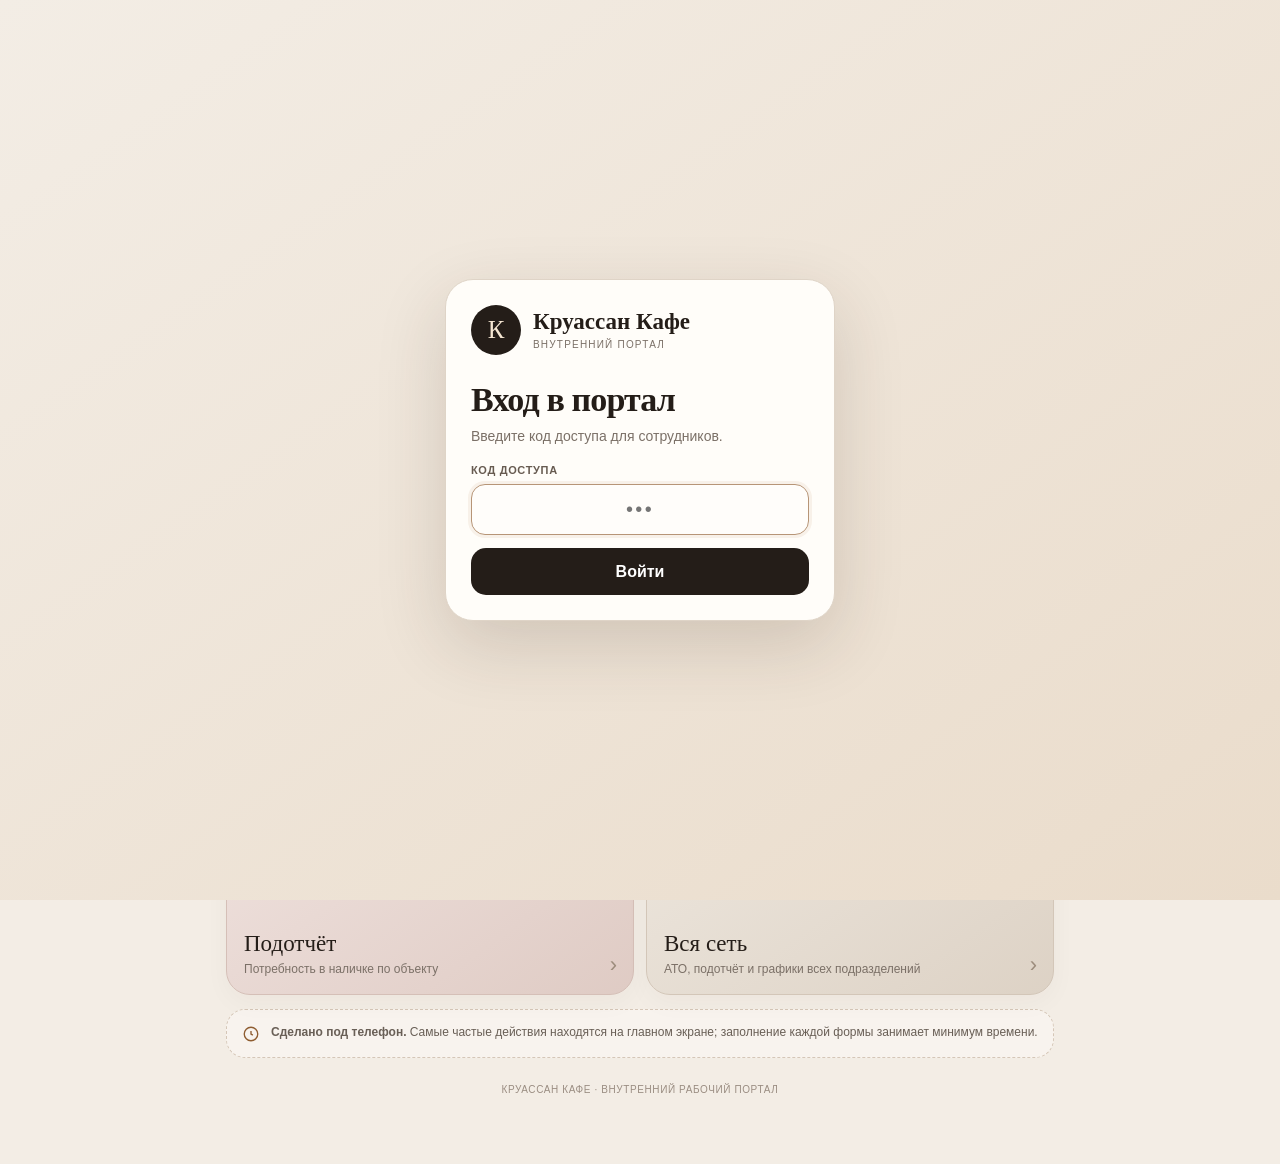
<file: index.html>
<!doctype html>
<html lang="ru">
<head>
<meta charset="utf-8">
<meta name="viewport" content="width=device-width,initial-scale=1,viewport-fit=cover">
<meta name="theme-color" content="#f2ece3">
<meta name="description" content="Внутренний рабочий портал менеджеров Круассан Кафе">
<meta name="robots" content="noindex,nofollow">
<link rel="preconnect" href="https://script.google.com" crossorigin>
<link rel="dns-prefetch" href="//script.google.com">
<title>Круассан Кафе — портал менеджера</title>
<style>
:root{
  --bg:#f3ede5;
  --paper:#fffdf9;
  --paper-2:#f9f4ed;
  --ink:#241d18;
  --muted:#7b7067;
  --line:#dfd4c7;
  --accent:#b47a43;
  --accent-deep:#8e5c30;
  --sage:#7d8877;
  --shadow:0 14px 40px rgba(54,40,27,.07);
  --radius:24px;
}
*{box-sizing:border-box}
html{-webkit-text-size-adjust:100%;scroll-behavior:smooth}
body{margin:0;background:var(--bg);color:var(--ink);font-family:-apple-system,BlinkMacSystemFont,"Segoe UI",Inter,Arial,sans-serif}
button,input,select,textarea{font:inherit}
button{cursor:pointer;color:inherit}
svg{display:block}
.topbar{position:sticky;top:0;z-index:50;padding-top:env(safe-area-inset-top);background:rgba(243,237,229,.91);backdrop-filter:blur(18px);border-bottom:1px solid rgba(68,50,34,.08)}
.topbar-inner{max-width:860px;margin:auto;padding:13px 18px;display:flex;align-items:center;justify-content:space-between;gap:14px}
.brand{display:flex;align-items:center;gap:11px;min-width:0}
.logo-mark{width:43px;height:43px;border-radius:50%;background:var(--ink);display:grid;place-items:center;color:#f5e6d2;flex:none}
.logo-mark svg{width:26px;height:26px}
.brand-copy{min-width:0}
.brand-name{font-family:Georgia,"Times New Roman",serif;font-size:18px;line-height:1;font-weight:700;letter-spacing:.02em}
.brand-sub{font-size:10px;color:var(--muted);margin-top:5px;letter-spacing:.13em;text-transform:uppercase;white-space:nowrap}
.header-action{border:1px solid var(--line);background:rgba(255,253,249,.72);border-radius:999px;padding:9px 12px;font-size:12px;font-weight:700}
.shell{max-width:860px;margin:auto;padding:27px 16px 64px}
.view{display:none;animation:enter .22s ease}.view.active{display:block}@keyframes enter{from{opacity:.2;transform:translateY(5px)}to{opacity:1;transform:none}}
.hero{position:relative;overflow:hidden;background:linear-gradient(135deg,#fffaf3 0%,#efe0cf 100%);border:1px solid #e4d6c5;border-radius:30px;padding:28px 25px 26px;box-shadow:var(--shadow);min-height:214px}
.hero:after{content:"";position:absolute;width:190px;height:190px;border:34px solid rgba(180,122,67,.10);border-radius:50%;right:-85px;top:-67px}
.hero-kicker{display:flex;align-items:center;gap:8px;color:var(--accent-deep);font-size:12px;font-weight:800;text-transform:uppercase;letter-spacing:.1em}
.hero-kicker:before{content:"";width:25px;height:1px;background:currentColor}
h1,h2,h3,p{margin-top:0}h1,h2{font-family:Georgia,"Times New Roman",serif;letter-spacing:-.025em}
h1{font-size:clamp(38px,9vw,58px);line-height:.98;margin:18px 0 12px;max-width:580px;font-weight:500}
.hero p{max-width:560px;color:#695e55;line-height:1.55;margin:0;font-size:15px}
.hero-bottom{display:flex;gap:8px;flex-wrap:wrap;margin-top:21px}
.status-pill{display:inline-flex;align-items:center;gap:7px;border:1px solid rgba(75,57,42,.11);background:rgba(255,255,255,.55);padding:8px 11px;border-radius:999px;font-size:11px;font-weight:750;color:#5f554d}
.status-dot{width:7px;height:7px;border-radius:50%;background:#bfa987}.status-dot.ready{background:#75866f}
.section-label{display:flex;justify-content:space-between;align-items:end;gap:15px;margin:26px 4px 13px}.section-label h3{font-size:12px;text-transform:uppercase;letter-spacing:.11em;margin:0;color:#685d54}.section-label span{font-size:11px;color:var(--muted)}
.grid{display:grid;grid-template-columns:repeat(2,minmax(0,1fr));gap:12px}
.tile{position:relative;overflow:hidden;border:1px solid var(--line);background:var(--paper);border-radius:24px;min-height:170px;padding:17px;text-align:left;display:flex;flex-direction:column;box-shadow:0 8px 26px rgba(54,40,27,.035);transition:transform .14s ease,box-shadow .14s ease,border-color .14s ease}
.tile:hover{transform:translateY(-2px);box-shadow:var(--shadow);border-color:#d2c2b1}.tile:active{transform:scale(.985)}
.tile.featured{background:#27211d;color:#fff;border-color:#27211d}.tile.featured .tile-desc{color:#bfb5ad}.tile.featured .tile-icon{background:#3a302a;color:#f1d7b9}.tile.featured .tile-arrow{color:#d8c6b5}
.tile.soft-gold{background:#efe0cd}.tile.soft-sage{background:#e4e7df}.tile.soft-pink{background:#eee3df}
.tile-icon{width:43px;height:43px;border-radius:14px;background:#f1e9df;display:grid;place-items:center;color:#6b513b}.tile-icon svg{width:22px;height:22px}
.tile-title{font-family:Georgia,"Times New Roman",serif;font-size:23px;line-height:1.02;margin-top:auto;padding-top:24px}
.tile-desc{font-size:12px;color:var(--muted);margin-top:6px;line-height:1.35;padding-right:23px}
.tile-arrow{position:absolute;right:16px;bottom:16px;font-size:22px;color:#9c8c7c}
.tile-badge{position:absolute;right:13px;top:13px;background:rgba(255,255,255,.54);border:1px solid rgba(72,54,39,.10);border-radius:999px;padding:5px 8px;font-size:9px;font-weight:850;letter-spacing:.05em;text-transform:uppercase}
.quick-note{margin-top:14px;border:1px dashed #d5c6b7;background:rgba(255,253,249,.42);border-radius:19px;padding:14px 15px;display:flex;align-items:flex-start;gap:11px;color:#695f56;font-size:12px;line-height:1.45}.quick-note svg{width:18px;height:18px;flex:none;margin-top:1px;color:var(--accent-deep)}
.page-head{padding:6px 4px 20px}.back-row{display:flex;align-items:center;gap:8px;margin-bottom:21px}.back-link{border:0;background:transparent;padding:0;color:var(--accent-deep);font-size:12px;font-weight:800;display:flex;align-items:center;gap:6px}.back-link svg{width:16px;height:16px}.page-eyebrow{font-size:11px;text-transform:uppercase;letter-spacing:.12em;font-weight:850;color:var(--accent-deep);margin-bottom:8px}.page-head h2{font-size:38px;line-height:1.02;margin:0}.page-head p{color:var(--muted);line-height:1.5;margin:10px 0 0;max-width:640px;font-size:14px}
.card{background:var(--paper);border:1px solid var(--line);border-radius:var(--radius);padding:19px;box-shadow:0 8px 27px rgba(54,40,27,.035)}
.form-card{display:grid;gap:14px}.field-row{display:grid;grid-template-columns:1fr 1fr;gap:11px}.field-row.three{grid-template-columns:repeat(3,1fr)}
label{display:grid;gap:7px;font-size:11px;text-transform:uppercase;letter-spacing:.055em;font-weight:800;color:#675b51}
input,select,textarea{width:100%;border:1px solid #d9cdbf;background:#fffdfa;border-radius:14px;padding:13px 14px;color:var(--ink);outline:0;text-transform:none;letter-spacing:0;font-weight:500;min-height:47px}
textarea{resize:vertical;line-height:1.45}input:focus,select:focus,textarea:focus{border-color:#b79577;box-shadow:0 0 0 3px rgba(180,122,67,.09)}
.primary,.secondary,.ghost{border-radius:15px;padding:13px 15px;font-weight:850;border:1px solid transparent;min-height:47px}.primary{background:var(--ink);color:#fff}.primary:active{background:#000}.secondary{background:#eee4d8;border-color:#dfd1c1}.ghost{background:transparent;border-color:var(--line)}
.form-help{font-size:11px;color:var(--muted);margin-top:-4px;line-height:1.4}.percent-wrap{position:relative}.percent-wrap input{padding-right:40px}.percent-wrap span{position:absolute;right:14px;bottom:14px;font-size:14px;color:#8a7b6e;font-weight:750}
.ato-grid{display:grid;grid-template-columns:1fr 1fr;gap:11px}
.schedule-toolbar{display:grid;grid-template-columns:1fr 1fr;gap:11px;margin-bottom:13px}.schedule-list{display:grid;gap:8px}.schedule-day{display:grid;grid-template-columns:74px 1fr;gap:10px;align-items:center;padding:10px 0;border-bottom:1px solid #eee6dc}.schedule-day:last-child{border-bottom:0}.day-meta b{display:block;font-family:Georgia,serif;font-size:18px}.day-meta small{font-size:10px;color:var(--muted);text-transform:uppercase;letter-spacing:.06em}.day-entry{display:grid;grid-template-columns:1fr auto;gap:7px}.day-entry input{min-height:42px;padding:10px 12px}.quick-shifts{display:flex;gap:5px;flex-wrap:wrap;margin-top:10px}.chip{border:1px solid #dfd1c2;background:#faf5ef;border-radius:999px;padding:7px 9px;font-size:10px;font-weight:800}.chip:active{background:#eadac9}
.forms-list{display:grid;gap:9px}.doc-card{width:100%;border:1px solid var(--line);background:var(--paper);border-radius:18px;padding:14px;display:grid;grid-template-columns:auto 1fr auto;align-items:center;gap:12px;text-align:left}.doc-icon{width:43px;height:43px;border-radius:13px;background:#efe4d8;display:grid;place-items:center;color:#7d5839;font-family:Georgia,serif;font-weight:700}.doc-card b{display:block;font-size:14px}.doc-card small{display:block;color:var(--muted);margin-top:4px;font-size:11px}.admin-card{margin-top:14px}.admin-card h3{font-family:Georgia,serif;margin:0 0 6px;font-size:20px}.admin-card p{color:var(--muted);font-size:12px;line-height:1.5}.actions-row{display:flex;gap:8px;flex-wrap:wrap}.danger-link{border:0;background:transparent;color:#984b44;font-weight:800;padding:10px}.toast{position:fixed;left:50%;bottom:calc(24px + env(safe-area-inset-bottom));transform:translate(-50%,20px);background:#211b17;color:#fff;border-radius:18px;padding:11px 16px;font-weight:800;font-size:12px;line-height:1.3;max-width:calc(100% - 32px);white-space:normal;text-align:left;opacity:0;pointer-events:none;transition:.2s;z-index:80;box-shadow:0 15px 40px rgba(0,0,0,.2)}.toast.show{opacity:1;transform:translate(-50%,0)}
dialog{width:min(720px,calc(100% - 18px));max-height:92vh;border:0;border-radius:24px;padding:0;box-shadow:0 24px 80px rgba(0,0,0,.26)}dialog::backdrop{background:rgba(30,23,18,.5);backdrop-filter:blur(4px)}.dialog-shell{padding:16px;overflow:auto;max-height:92vh;background:var(--bg)}.dialog-top{display:flex;justify-content:space-between;align-items:center;gap:10px;margin-bottom:13px}.template-form{display:grid;gap:11px;background:var(--paper);border:1px solid var(--line);border-radius:18px;padding:14px}.paper{margin:13px 0;padding:26px;min-height:300px;background:#fff;border:1px solid var(--line);border-radius:13px;font-family:"Times New Roman",serif;font-size:16px;line-height:1.55;white-space:pre-wrap}.dialog-actions{display:flex;justify-content:flex-end;gap:8px}
.footer{padding:26px 4px 5px;text-align:center;color:#9a8d82;font-size:10px;letter-spacing:.06em;text-transform:uppercase}
@media(max-width:600px){.shell{padding:19px 12px 52px}.topbar-inner{padding-left:14px;padding-right:14px}.hero{padding:23px 20px;border-radius:25px;min-height:200px}.grid{gap:9px}.tile{min-height:158px;padding:14px;border-radius:21px}.tile-title{font-size:21px}.tile-desc{font-size:11px}.field-row,.field-row.three,.ato-grid,.schedule-toolbar{grid-template-columns:1fr}.card{padding:16px}.page-head h2{font-size:34px}.schedule-day{grid-template-columns:66px 1fr}.brand-sub{font-size:9px}.header-action{font-size:11px;padding:8px 10px}}
@media(max-width:360px){.grid{grid-template-columns:1fr}.tile{min-height:132px}.tile-title{padding-top:15px}}

/* DOCUMENT_TEMPLATES_V2 */
.template-note{margin:0 0 12px;padding:12px 14px;border-radius:15px;background:#efe5d9;border:1px solid #dfd0c0;font-size:11px;line-height:1.45;color:#685d54}
.template-fields{display:grid;grid-template-columns:1fr 1fr;gap:11px}
.template-fields label.wide{grid-column:1/-1}
.template-fields textarea{min-height:92px}
.doc-top{display:flex;align-items:flex-start;justify-content:space-between;gap:20px;margin-bottom:44px}.doc-logo-wrap{width:36%;padding-top:2px}.doc-logo-only{margin-bottom:24px}.doc-brand{display:inline-block;min-width:170px}.doc-brand-icons{display:flex;gap:7px;margin-bottom:7px}.doc-brand-dot{width:28px;height:28px;border-radius:50%;display:inline-flex;align-items:center;justify-content:center;color:#fff;font-family:Arial,sans-serif;font-size:16px;line-height:1;font-weight:700}.doc-brand-dot.orange{background:#ef6c00}.doc-brand-dot.brown{background:#7a4319}.doc-brand-dot.dark{background:#282625}.doc-brand-name{white-space:nowrap;line-height:1}.doc-brand-name b{font-family:Arial,sans-serif;font-size:20px;letter-spacing:.16em;font-weight:400}.doc-brand-name em{font-family:Georgia,"Times New Roman",serif;font-size:24px;font-weight:400;margin-left:5px}.doc-head{margin-left:auto;width:58%;text-align:right;line-height:1.45;margin-bottom:0}
.doc-title{text-align:center;font-weight:700;text-transform:uppercase;margin:26px 0 24px;font-size:18px}
.doc-subtitle{text-align:center;font-weight:700;margin:-17px 0 24px;font-size:17px}
.doc-body{font-size:16px;line-height:1.55;text-align:justify}
.doc-sign{margin-top:38px;display:flex;justify-content:space-between;gap:20px;font-size:14px}
.doc-sign span:last-child{text-align:right}
.doc-section{margin:17px 0 7px;font-weight:700;font-size:16px}
.doc-table{width:100%;border-collapse:collapse;margin:8px 0 16px;font-size:12px}.doc-table th,.doc-table td{border:1px solid #333;padding:6px;vertical-align:top}.doc-table th{font-weight:700}
.doc-lines{border-bottom:1px solid #555;min-height:22px;margin:4px 0}
.template-toolbar{display:flex;gap:8px;flex-wrap:wrap;justify-content:flex-end}.template-toolbar button{flex:1;min-width:125px}
@media(max-width:600px){.template-fields{grid-template-columns:1fr}.template-fields label.wide{grid-column:auto}.doc-head{width:62%}.doc-logo-wrap{width:34%}.doc-brand{min-width:140px}.doc-brand-dot{width:23px;height:23px;font-size:13px}.doc-brand-name b{font-size:16px}.doc-brand-name em{font-size:19px}.paper{padding:18px;font-size:14px}.doc-body{font-size:14px}.template-toolbar button{min-width:calc(50% - 4px)}}

@media print{body *{visibility:hidden!important}#templatePreview,#templatePreview *{visibility:visible!important}#templatePreview{position:absolute;left:0;top:0;width:100%;border:0;margin:0;padding:20mm}}

.primary[disabled],.secondary[disabled]{opacity:.55;cursor:wait}
.field-loading{opacity:.58;pointer-events:none}

/* LEADER_DASHBOARD */
.leader-summary{display:grid;grid-template-columns:repeat(4,minmax(0,1fr));gap:10px;margin:13px 0}
.kpi-card{background:var(--paper);border:1px solid var(--line);border-radius:19px;padding:15px;min-height:104px;display:flex;flex-direction:column;justify-content:space-between}
.kpi-label{font-size:10px;text-transform:uppercase;letter-spacing:.08em;color:var(--muted);font-weight:800}
.kpi-value{font-family:Georgia,"Times New Roman",serif;font-size:27px;line-height:1;margin-top:10px}.kpi-note{font-size:10px;color:var(--muted);margin-top:7px}
.leader-toolbar{display:flex;align-items:end;gap:10px;margin-bottom:12px}.leader-toolbar label{flex:1}.leader-toolbar button{flex:none}
.leader-list{display:grid;gap:9px}.unit-card{background:var(--paper);border:1px solid var(--line);border-radius:19px;padding:15px}.unit-top{display:flex;justify-content:space-between;gap:12px;align-items:flex-start}.unit-name{font-family:Georgia,"Times New Roman",serif;font-size:19px;font-weight:700}.unit-manager{font-size:11px;color:var(--muted);margin-top:4px}.unit-state{font-size:9px;font-weight:900;text-transform:uppercase;letter-spacing:.05em;border-radius:999px;padding:6px 8px;background:#eee5da;white-space:nowrap}.unit-state.ok{background:#e3eadf;color:#4d6748}.unit-state.warn{background:#f4e6cf;color:#8a602e}
.unit-statuses{display:grid;grid-template-columns:repeat(3,1fr);gap:7px;margin-top:12px}.status-cell{border:1px solid #eee4d8;border-radius:13px;padding:10px;background:#fffdfa}.status-cell small{display:block;color:var(--muted);font-size:9px;text-transform:uppercase;letter-spacing:.06em}.status-cell b{display:block;font-size:12px;margin-top:5px}.status-cell .good{color:#55714e}.status-cell .bad{color:#9b5a47}
.leader-alerts{display:grid;gap:7px}.leader-alert{border:1px solid #ead8c3;background:#fff8ee;border-radius:14px;padding:11px 13px;font-size:12px;line-height:1.4}.leader-alert.good{border-color:#d9e4d3;background:#f5faf2;color:#4e6848}.leader-loading{text-align:center;color:var(--muted);font-size:12px;padding:13px}
@media(max-width:600px){.leader-summary{grid-template-columns:1fr 1fr}.leader-toolbar{align-items:stretch;flex-direction:column}.leader-toolbar button{width:100%}.unit-statuses{grid-template-columns:1fr 1fr}.status-cell:last-child{grid-column:1/-1}}


body.site-locked{overflow:hidden}
.access-gate{position:fixed;inset:0;z-index:9999;display:grid;place-items:center;padding:22px;background:linear-gradient(145deg,#f3ede5,#eadccb);font-family:-apple-system,BlinkMacSystemFont,"Segoe UI",Inter,Arial,sans-serif}
.access-gate.hidden{display:none}
.access-card{width:min(390px,100%);background:#fffdf9;border:1px solid #dfd4c7;border-radius:28px;padding:25px;box-shadow:0 24px 70px rgba(54,40,27,.16)}
.access-brand{display:flex;align-items:center;gap:12px;margin-bottom:28px}
.access-logo{width:50px;height:50px;border-radius:50%;background:#241d18;color:#f5e6d2;display:grid;place-items:center;font-family:Georgia,serif;font-size:25px}
.access-brand b{display:block;font-family:Georgia,"Times New Roman",serif;font-size:23px}.access-brand small{display:block;margin-top:4px;color:#7b7067;font-size:10px;letter-spacing:.12em;text-transform:uppercase}
.access-card h2{font-family:Georgia,"Times New Roman",serif;font-size:34px;line-height:1;margin:0 0 9px}.access-card p{margin:0 0 18px;color:#7b7067;font-size:14px;line-height:1.45}
.access-card label{display:grid;gap:8px;font-size:11px;text-transform:uppercase;letter-spacing:.06em;font-weight:800;color:#675b51}.access-card input{font-size:20px;letter-spacing:.12em;text-align:center}.access-card button{width:100%;margin-top:13px}.access-error{margin-top:11px;color:#984b44;font-size:12px;font-weight:750;text-align:center}

/* HOME_TILES_V3 */
.tile.tile-forms{background:linear-gradient(145deg,#f4e5d6 0%,#ead2bc 100%);border-color:#dfc3aa}
.tile.tile-training{background:linear-gradient(145deg,#e8e1d8 0%,#d9c9b9 100%);border-color:#cfbba8}
.tile.tile-schedule{background:linear-gradient(145deg,#2d2925 0%,#40372f 100%);color:#fff;border-color:#332d28}
.tile.tile-schedule .tile-desc{color:#d7cdc5}.tile.tile-schedule .tile-icon{background:rgba(255,255,255,.11);color:#f5dfc8}.tile.tile-schedule .tile-arrow{color:#ead7c5}
.tile.tile-ato{background:linear-gradient(145deg,#e2e8df 0%,#ccd8c8 100%);border-color:#c2d0bd}
.tile.tile-expenses{background:linear-gradient(145deg,#eee0dc 0%,#dfcbc4 100%);border-color:#d5bfb7}
.tile.tile-leader{background:linear-gradient(145deg,#ece5dc 0%,#ddd2c5 100%);border-color:#d3c6b8}
.tile.tile-forms .tile-icon{background:#fff3e8;color:#8b5d37}.tile.tile-training .tile-icon{background:#f7eee6;color:#71543e}.tile.tile-ato .tile-icon{background:#f2f6ef;color:#52634e}.tile.tile-expenses .tile-icon{background:#f8eeeb;color:#76564d}.tile.tile-leader .tile-icon{background:#f7f1ea;color:#655445}

</style>
</head>
<body class="site-locked">
<div id="accessGate" class="access-gate" role="dialog" aria-modal="true" aria-labelledby="accessTitle">
  <form id="accessForm" class="access-card" autocomplete="off">
    <div class="access-brand"><div class="access-logo">К</div><div><b>Круассан Кафе</b><small>внутренний портал</small></div></div>
    <h2 id="accessTitle">Вход в портал</h2>
    <p>Введите код доступа для сотрудников.</p>
    <label>Код доступа<input id="accessCode" type="password" inputmode="numeric" pattern="[0-9]*" maxlength="12" autocomplete="off" placeholder="•••" required autofocus></label>
    <button class="primary" type="submit">Войти</button>
    <div id="accessError" class="access-error" hidden>Неверный код</div>
  </form>
</div>

<header class="topbar">
  <div class="topbar-inner">
    <div class="brand">
      <div class="logo-mark" aria-hidden="true">
        <svg viewBox="0 0 24 24" fill="none" stroke="currentColor" stroke-width="1.7" stroke-linecap="round"><path d="M4.2 14.9c2.6-5.3 4.9-7.2 7.8-7.2s5.2 1.9 7.8 7.2"/><path d="M6.3 15.2c1.7-3.9 3.5-5.4 5.7-5.4s4 1.5 5.7 5.4"/><path d="M3 15.1c1.3 1.4 2.7 1.8 4.2 1.1M21 15.1c-1.3 1.4-2.7 1.8-4.2 1.1M8.8 16.2c2.1 1.3 4.3 1.3 6.4 0"/></svg>
      </div>
      <div class="brand-copy"><div class="brand-name">Круассан Кафе</div><div class="brand-sub">Внутренний портал менеджера</div></div>
    </div>
    <button class="header-action" id="homeBtn" hidden>На главную</button>
  </div>
</header>
<main class="shell">
<section id="homeView" class="view active">
  <div class="hero">
    <div class="hero-kicker">Рабочий портал</div>
    <h1>Всё нужное — в одном месте</h1>
    <p>Быстро заполнить показатели, внести график, подотчёт или открыть нужный бланк. Без лишних экранов и сложной навигации.</p>
    <div class="hero-bottom"><span class="status-pill"><i class="status-dot ready"></i>Сайт работает</span><span class="status-pill"><i class="status-dot ready"></i>Google Sheets — подключены</span></div>
  </div>
  <div class="section-label"><h3>Рабочие разделы</h3><span>Выберите задачу</span></div>
  <div class="grid">
    <button class="tile tile-forms" data-open="forms"><span class="tile-icon"><svg viewBox="0 0 24 24" fill="none" stroke="currentColor" stroke-width="1.7"><path d="M7 3.5h7l4 4v13H7a2 2 0 0 1-2-2v-13a2 2 0 0 1 2-2Z"/><path d="M14 3.5v5h4M8.5 12h6.5M8.5 15h6.5"/></svg></span><span class="tile-title">Бланки</span><span class="tile-desc">Заявления и рабочие документы</span><span class="tile-arrow">›</span></button>
    <button class="tile tile-training" type="button" onclick="location.href='training.html'"><span class="tile-icon"><svg viewBox="0 0 24 24" aria-hidden="true"><path d="M4 5.5A2.5 2.5 0 0 1 6.5 3H11v16H6.5A2.5 2.5 0 0 0 4 21V5.5Zm16 0A2.5 2.5 0 0 0 17.5 3H13v16h4.5A2.5 2.5 0 0 1 20 21V5.5Z" fill="none" stroke="currentColor" stroke-width="1.7" stroke-linejoin="round"/></svg></span><span class="tile-badge">Для менеджеров</span><span class="tile-title">База обучения</span><span class="tile-desc">Методички: открыть, скачать PDF или поделиться</span><span class="tile-arrow">›</span></button>
    <button class="tile tile-schedule" data-open="schedule"><span class="tile-icon"><svg viewBox="0 0 24 24" fill="none" stroke="currentColor" stroke-width="1.7"><rect x="3.5" y="5.2" width="17" height="15" rx="3"/><path d="M7.5 3.5v3.4M16.5 3.5v3.4M3.7 9.3h16.6M7 13h3M14 13h3M7 16.5h3"/></svg></span><span class="tile-badge">Основное</span><span class="tile-title">График</span><span class="tile-desc">Смены менеджеров и шефов</span><span class="tile-arrow">›</span></button>
    <button class="tile tile-ato" data-open="ato"><span class="tile-icon"><svg viewBox="0 0 24 24" fill="none" stroke="currentColor" stroke-width="1.7"><path d="M4 19.5V12h4v7.5M10 19.5V7h4v12.5M16 19.5V3.5h4v16"/><path d="M3 20.5h18"/></svg></span><span class="tile-title">АТО</span><span class="tile-desc">Общий АТО за полный месяц по объекту и подразделениям</span><span class="tile-arrow">›</span></button>
    <button class="tile tile-expenses" data-open="expenses"><span class="tile-icon"><svg viewBox="0 0 24 24" fill="none" stroke="currentColor" stroke-width="1.7"><rect x="3.5" y="5" width="17" height="14" rx="3"/><path d="M16.2 10h4.3v4h-4.3a2 2 0 0 1 0-4Z"/><circle cx="16.5" cy="12" r=".6" fill="currentColor"/></svg></span><span class="tile-title">Подотчёт</span><span class="tile-desc">Потребность в наличке по объекту</span><span class="tile-arrow">›</span></button>
    <!-- LEADER_TILE -->
    <button class="tile tile-leader" data-open="leader"><span class="tile-icon"><svg viewBox="0 0 24 24" fill="none" stroke="currentColor" stroke-width="1.7"><path d="M4 19V9l8-5 8 5v10"/><path d="M8 19v-6h8v6M3 20h18"/><circle cx="12" cy="9" r="1.4"/></svg></span><span class="tile-badge">Руководителю</span><span class="tile-title">Вся сеть</span><span class="tile-desc">АТО, подотчёт и графики всех подразделений</span><span class="tile-arrow">›</span></button>
  </div>
  <div class="quick-note"><svg viewBox="0 0 24 24" fill="none" stroke="currentColor" stroke-width="1.8"><path d="M12 8v4l2.5 1.5"/><circle cx="12" cy="12" r="9"/></svg><span><b>Сделано под телефон.</b> Самые частые действия находятся на главном экране; заполнение каждой формы занимает минимум времени.</span></div>
  <div class="footer">Круассан Кафе · внутренний рабочий портал</div>
</section>


<!-- LEADER_SECTION -->
<section id="leaderView" class="view">
  <div class="page-head"><div class="back-row"><button class="back-link" data-back><svg viewBox="0 0 24 24" fill="none" stroke="currentColor" stroke-width="2"><path d="m15 5-7 7 7 7"/></svg>Назад</button></div><div class="page-eyebrow">Руководителю</div><h2>Вся сеть</h2><p>Единая сводка по подразделениям. Период ниже относится к графику; АТО учитывается за полный календарный месяц.</p></div>
  <div class="card leader-toolbar"><label>Период графика<select id="leaderPeriod"></select></label><button class="primary" type="button" id="leaderRefresh">Обновить данные</button></div>
  <div id="leaderLoading" class="leader-loading">Откройте раздел — данные загрузятся автоматически</div>
  <div id="leaderSummary" class="leader-summary"></div>
  <div class="section-label"><h3>Подразделения</h3><span>АТО за месяц · подразделения · наличка · график</span></div>
  <div id="leaderUnits" class="leader-list"></div>
  <div class="section-label"><h3>Шефы</h3><span>Заполнение графика</span></div>
  <div id="leaderChefs" class="leader-list"></div>
  <div class="section-label"><h3>Требует внимания</h3><span>Пустые и частичные данные</span></div>
  <div id="leaderAlerts" class="leader-alerts"></div>
</section>

<section id="atoView" class="view">
  <div class="page-head"><div class="back-row"><button class="back-link" data-back><svg viewBox="0 0 24 24" fill="none" stroke="currentColor" stroke-width="2"><path d="m15 5-7 7 7 7"/></svg>Назад</button></div><div class="page-eyebrow">Премирование</div><h2>Результаты АТО за месяц</h2><p>Введите итоговые показатели за полный календарный месяц от 0,00 до 100,00. Деления на две половины месяца для АТО нет.</p></div>
  <form id="atoForm" class="card form-card">
    <div class="field-row"><label>Объект<select name="object" class="ato-object" required></select></label><label>Менеджер<input name="manager" placeholder="ФИО" required></label></div>
    <div class="ato-grid">
      <label>Общий АТО по объекту за месяц<div class="percent-wrap"><input type="number" name="ato" inputmode="decimal" min="0" max="100" step="0.01" placeholder="92,60" required><span>%</span></div></label>
      <label>Технологи производства<div class="percent-wrap"><input type="number" name="production" inputmode="decimal" min="0" max="100" step="0.01" placeholder="90,91" required><span>%</span></div></label>
      <label>Бар<div class="percent-wrap"><input type="number" name="bar" inputmode="decimal" min="0" max="100" step="0.01" placeholder="96,43" required><span>%</span></div></label>
      <label>Пекарня<div class="percent-wrap"><input type="number" name="bakery" inputmode="decimal" min="0" max="100" step="0.01" placeholder="93,55" required><span>%</span></div></label>
    </div>
    <div class="form-help"><b>Период АТО — полный календарный месяц.</b> Допустимы сотые: например 92,60. При выборе объекта уже сохранённые значения подтянутся из Google Sheets.</div>
    <button class="primary" type="submit">Сохранить АТО</button>
  </form>
</section>

<section id="scheduleView" class="view">
  <div class="page-head"><div class="back-row"><button class="back-link" data-back><svg viewBox="0 0 24 24" fill="none" stroke="currentColor" stroke-width="2"><path d="m15 5-7 7 7 7"/></svg>Назад</button></div><div class="page-eyebrow">График</div><h2>График менеджеров и шефов</h2><p>Выберите объект и период. Для каждого дня можно указать смену, «Вых», «Отпуск» или свободный текст.</p></div>
  <form id="scheduleForm" class="card form-card">
    <div class="schedule-toolbar"><label>Объект / сотрудник<select name="object" class="schedule-object" required></select></label><label>Менеджер<input name="manager" placeholder="ФИО" required></label></div>
    <label>Период<select id="schedulePeriod"></select></label>
    <div class="quick-shifts"><button type="button" class="chip" data-shift="8-17">8–17</button><button type="button" class="chip" data-shift="9-18">9–18</button><button type="button" class="chip" data-shift="12-22">12–22</button><button type="button" class="chip" data-shift="Вых">Вых</button><button type="button" class="chip" data-shift="Отпуск">Отпуск</button></div>
    <div class="schedule-list" id="scheduleList"></div>
    <button class="primary" type="submit">Сохранить график</button>
  </form>
</section>

<section id="expensesView" class="view">
  <div class="page-head"><div class="back-row"><button class="back-link" data-back><svg viewBox="0 0 24 24" fill="none" stroke="currentColor" stroke-width="2"><path d="m15 5-7 7 7 7"/></svg>Назад</button></div><div class="page-eyebrow">Подотчёт</div><h2>Потребность в наличке</h2><p>Если средства на период не нужны, укажите 0 ₽.</p></div>
  <form id="expensesForm" class="card form-card">
    <div class="field-row"><label>Объект<select name="object" class="cash-object" required></select></label><label>Менеджер<input name="manager" placeholder="ФИО" required></label></div>
    <label>Сумма к подотчёту, ₽<input type="number" name="amount" min="0" step="0.01" inputmode="decimal" placeholder="0" required></label>
    <label>На что планируются средства<textarea name="purpose" rows="3" placeholder="Фриланс, недовоз продукции, развоз персонала…"></textarea></label>
    <label>Комментарий<textarea name="comment" rows="3" placeholder="Если требуется дополнительное пояснение"></textarea></label>
    <button class="primary" type="submit">Сохранить потребность</button>
  </form>
</section>

<section id="auditView" class="view">
  <div class="page-head"><div class="back-row"><button class="back-link" data-back><svg viewBox="0 0 24 24" fill="none" stroke="currentColor" stroke-width="2"><path d="m15 5-7 7 7 7"/></svg>Назад</button></div><div class="page-eyebrow">Ревизия</div><h2>Результат ревизии</h2><p>Короткая фиксация результата по объекту.</p></div>
  <form id="auditForm" class="card form-card">
    <div class="field-row"><label>Объект<select name="object" class="all-object" required></select></label><label>Дата<input type="date" name="date" required></label></div>
    <label>Ответственный менеджер<input name="manager" placeholder="ФИО" required></label>
    <div class="field-row"><label>Недостача, ₽<input type="number" name="shortage" step="0.01" min="0" value="0" required></label><label>Излишек, ₽<input type="number" name="surplus" step="0.01" min="0" value="0" required></label></div>
    <label>Комментарий / причины расхождений<textarea name="comment" rows="4" placeholder="Кратко опишите существенные расхождения"></textarea></label>
    <button class="primary" type="submit">Сохранить результат</button>
  </form>
</section>

<section id="timesheetView" class="view">
  <div class="page-head"><div class="back-row"><button class="back-link" data-back><svg viewBox="0 0 24 24" fill="none" stroke="currentColor" stroke-width="2"><path d="m15 5-7 7 7 7"/></svg>Назад</button></div><div class="page-eyebrow">Табель</div><h2>Внести смену</h2><p>Основные данные о смене сотрудника.</p></div>
  <form id="timesheetForm" class="card form-card">
    <div class="field-row"><label>Объект<select name="object" class="all-object" required></select></label><label>Дата<input type="date" name="date" required></label></div>
    <label>ФИО сотрудника<input name="employee" placeholder="Иванов Иван" required></label>
    <div class="field-row three"><label>Начало<input type="time" name="start"></label><label>Окончание<input type="time" name="end"></label><label>Часов<input type="number" name="hours" min="0" max="24" step="0.25" placeholder="13" required></label></div>
    <label>Комментарий<textarea name="comment" rows="3" placeholder="Если нужен комментарий"></textarea></label>
    <button class="primary" type="submit">Сохранить смену</button>
  </form>
</section>

<section id="formsView" class="view">
  <div class="page-head"><div class="back-row"><button class="back-link" data-back><svg viewBox="0 0 24 24" fill="none" stroke="currentColor" stroke-width="2"><path d="m15 5-7 7 7 7"/></svg>Назад</button></div><div class="page-eyebrow">Документы</div><h2>Бланки и заявления</h2><p>Выберите документ, заполните поля и скачайте готовый файл, сохраните в PDF или отправьте через почту.</p></div>
  <div class="template-note"><b>Важно:</b> реквизиты и ФИО генерального директора в кадровых заявлениях закреплены по действующим образцам и не меняются.</div>
  <div class="forms-list">
    <button class="doc-card" data-template="dismissal"><span class="doc-icon">A4</span><span><b>Заявление на увольнение</b><small>По собственному желанию</small></span><span>›</span></button>
    <button class="doc-card" data-template="vacation"><span class="doc-icon">A4</span><span><b>Заявление на отпуск</b><small>Ежегодный оплачиваемый отпуск</small></span><span>›</span></button>
    <button class="doc-card" data-template="hire"><span class="doc-icon">СЗ</span><span><b>СЗ о приёме на работу</b><small>Кандидат, условия, дата трудоустройства</small></span><span>›</span></button>
    <button class="doc-card" data-template="freelance"><span class="doc-icon">СЗ</span><span><b>СЗ на фриланс</b><small>Привлечение внештатного сотрудника</small></span><span>›</span></button>
    <button class="doc-card" data-template="suspension"><span class="doc-icon">СЗ</span><span><b>СЗ об отстранении</b><small>Период и основание отстранения</small></span><span>›</span></button>
    <button class="doc-card" data-template="candidate"><span class="doc-icon">HR</span><span><b>Анкета кандидата</b><small>Основные сведения и согласие на обработку данных</small></span><span>›</span></button>
    <button class="doc-card" data-template="parent"><span class="doc-icon">18−</span><span><b>Согласие родителя / представителя</b><small>Для несовершеннолетнего</small></span><span>›</span></button>
    <button class="doc-card" data-template="power"><span class="doc-icon">ДВ</span><span><b>Доверенность на получение заработной платы</b><small>Получение денежных средств другим лицом</small></span><span>›</span></button>
  </div>
  <div class="card admin-card"><h3>Синхронизация</h3><p><b>АТО, график и подотчёт</b> синхронизируются с Google Sheets. Ревизия и табель пока сохраняются локально.</p><div class="actions-row"><button id="exportBtn" class="secondary" type="button">Выгрузить локальные данные</button></div></div>
</section>
</main>
<div class="toast" id="toast">Сохранено</div>
<dialog id="templateDialog"><form method="dialog" class="dialog-shell"><div class="dialog-top"><strong id="templateTitle">Документ</strong><button class="ghost" value="cancel">Закрыть</button></div><div id="templateFields" class="template-form template-fields"></div><div id="templatePreview" class="paper"></div><div class="template-toolbar"><button type="button" id="downloadTpl" class="secondary">Скачать Word (.doc)</button><button type="button" id="emailTpl" class="secondary">Открыть в почте</button><button type="button" id="shareTpl" class="secondary">Поделиться</button><button type="button" id="printTpl" class="primary">Печать</button></div></form></dialog>

<script>
const SITE_ACCESS_KEY='kruassan_site_access_v1';
function unlockPortal(){
  document.body.classList.remove('site-locked');
  document.getElementById('accessGate')?.classList.add('hidden');
}
try{if(localStorage.getItem(SITE_ACCESS_KEY)==='ok')unlockPortal()}catch(e){}
document.getElementById('accessForm')?.addEventListener('submit',e=>{
  e.preventDefault();
  const input=document.getElementById('accessCode'),err=document.getElementById('accessError');
  if(input.value==='123'){
    try{localStorage.setItem(SITE_ACCESS_KEY,'ok')}catch(e){}
    err.hidden=true;unlockPortal();
  }else{err.hidden=false;input.value='';input.focus()}
});

const API_URL="https://script.google.com/macros/s/AKfycbzcslCNU_WMkzsBe42LyEPKSoTEeVl2Rkeg6OZreN49t8klQk4g2Eg2OTzhtBHRUc9F/exec";
const PIN_KEY='kruassan_manager_sync_pin';
const storeKey='kruassan_manager_portal_v3';
function localYmd(d=new Date()){return `${d.getFullYear()}-${String(d.getMonth()+1).padStart(2,'0')}-${String(d.getDate()).padStart(2,'0')}`}
const today=localYmd();

const allObjects=['КК Багратиона','КК Зеленоградск','КК Красная','КК Ленинский','КК Мира','КК Невского','КК Победы','КК Светлогорск','ПК Зеленоградск','ПК Маркса'];
const atoObjects=['Багратиона','Зеленоградск','Красная','Ленинский','Мира','Невского','Победы','Светлогорск','ПК Зеленоградск','ПК Маркса'];
const scheduleObjects=['КК Победа','КК Зеленоградск','КК Красная','КК Светлогорск','КК Невский','КК Мира','КК Ленинский','КК Багратиона','ПК Зеленоградск','ПК Маркса','Шеф · Етрюхин Илья','Шеф · Мерцык Светлана','Шеф · Татьяна Терлеева','Шеф-бариста · Щелупанова Таисия'];
const scheduleManagers={
  'КК Победа':'Екатерина',
  'КК Зеленоградск':'Семенов А.Г.',
  'КК Красная':'Киричек Е.',
  'КК Светлогорск':'Руданская С.',
  'КК Невский':'Миляева Ольга',
  'КК Мира':'Владимирцева Виктория',
  'КК Багратиона':'Власюк О.Г.',
  'ПК Зеленоградск':'Меркулова Екатерина',
  'ПК Маркса':'Мизецкий Владислав',
  'Шеф · Етрюхин Илья':'Етрюхин Илья',
  'Шеф · Мерцык Светлана':'Мерцык Светлана',
  'Шеф · Татьяна Терлеева':'Татьяна Терлеева',
  'Шеф-бариста · Щелупанова Таисия':'Щелупанова Таисия'
};

const scheduleBackendIdentity={
  'ПК Маркса':{object:'ПК Маркса ',manager:'Мизецкий Владислав'},
  'Шеф · Етрюхин Илья':{object:'Светлогорск',manager:'Етрюхин Илья'},
  'Шеф · Мерцык Светлана':{object:'Победа Красная Ленинский Мира Невского',manager:'Мерцык Светлана'},
  'Шеф · Татьяна Терлеева':{object:'ПК Зеленоградск, Маркса, Багратиона, Зеленоградск',manager:'Татьяна Терлеева'},
  'Шеф-бариста · Щелупанова Таисия':{object:'Шеф-бариста',manager:'Щелупанова Таисия'}
};
function scheduleApiIdentity(object,manager=''){
  const m=scheduleBackendIdentity[object];
  return m?{object:m.object,manager:m.manager}:{object,manager};
}
function scheduleRowMissing(err){return /Строка менеджера\/объекта не найдена/i.test(String(err?.message||err||''))}
function scheduleCandidates(object,manager=''){
  const mapped=scheduleApiIdentity(object,manager);
  const cleanObject=String(object||'').replace(/^Шеф(?:-бариста)?\s*·\s*/,'').trim();
  const cleanManager=String(manager||'').trim();
  const raw=[mapped,{object,manager},{object:cleanManager,manager:cleanManager},{object:cleanObject,manager:cleanManager||cleanObject}];
  const seen=new Set();
  return raw.filter(x=>{
    const objectValue=String(x.object||'').trim(),managerValue=String(x.manager||'').trim();
    if(!objectValue&&!managerValue)return false;
    const k=objectValue+'|'+managerValue;
    if(seen.has(k))return false;
    seen.add(k);x.object=objectValue;x.manager=managerValue;return true;
  });
}
async function scheduleRead(object,manager,params={}){
  for(const c of scheduleCandidates(object,manager)){
    try{return await jsonp('schedule',{object:c.object,manager:c.manager,...params})}
    catch(e){if(!scheduleRowMissing(e))throw e}
  }
  const who=String(manager||object||'').replace(/^Шеф(?:-бариста)?\s*·\s*/,'').trim();
  throw new Error(`В таблице выбранного периода не найден сотрудник/объект: ${who||object}`);
}
async function scheduleWrite(data){
  for(const c of scheduleCandidates(data.object,data.manager||'')){
    try{return await apiPost('schedule',{...data,object:c.object,manager:c.manager})}
    catch(e){if(!scheduleRowMissing(e))throw e}
  }
  const who=String(data.manager||data.object||'').replace(/^Шеф(?:-бариста)?\s*·\s*/,'').trim();
  throw new Error(`В таблице выбранного периода не найден сотрудник/объект: ${who||data.object}`);
}

const cashItems=[

  {label:'Круассан Кафе · Багратиона',value:'Багратиона'},
  {label:'Круассан Кафе · Зеленоградск',value:'Зеленоградск'},
  {label:'Круассан Кафе · Красная',value:'Красная'},
  {label:'Круассан Кафе · Ленинский',value:'Ленинский'},
  {label:'Круассан Кафе · Мира',value:'Мира'},
  {label:'Круассан Кафе · Невского',value:'Невского'},
  {label:'Круассан Кафе · Победы',value:'Победы'},
  {label:'Круассан Кафе · Светлогорск',value:'Светлогорск'},
  {label:'Порто Кофе · Зеленоградск',value:'Порто Зеленоградск'},
  {label:'Порто Кофе · Маркса',value:'Порто Маркса'}
];


// LEADER_DATA
const leaderUnits=[
  {title:'КК Багратиона',ato:'Багратиона',cash:'Багратиона',schedule:'КК Багратиона',manager:'Власюк О.Г.'},
  {title:'КК Зеленоградск',ato:'Зеленоградск',cash:'Зеленоградск',schedule:'КК Зеленоградск',manager:'Семенов А.Г.'},
  {title:'КК Красная',ato:'Красная',cash:'Красная',schedule:'КК Красная',manager:'Киричек Е.'},
  {title:'КК Ленинский',ato:'Ленинский',cash:'Ленинский',schedule:'КК Ленинский',manager:''},
  {title:'КК Мира',ato:'Мира',cash:'Мира',schedule:'КК Мира',manager:'Владимирцева Виктория'},
  {title:'КК Невского',ato:'Невского',cash:'Невского',schedule:'КК Невский',manager:'Миляева Ольга'},
  {title:'КК Победы',ato:'Победы',cash:'Победы',schedule:'КК Победа',manager:'Екатерина'},
  {title:'КК Светлогорск',ato:'Светлогорск',cash:'Светлогорск',schedule:'КК Светлогорск',manager:'Руданская С.'},
  {title:'ПК Зеленоградск',ato:'ПК Зеленоградск',cash:'Порто Зеленоградск',schedule:'ПК Зеленоградск',manager:'Меркулова Екатерина'},
  {title:'ПК Маркса',ato:'ПК Маркса',cash:'Порто Маркса',schedule:'ПК Маркса',manager:'Мизецкий Владислав'}
];
const leaderChefs=[
  {title:'Етрюхин Илья',schedule:'Шеф · Етрюхин Илья',manager:'Етрюхин Илья',area:'Светлогорск'},
  {title:'Мерцык Светлана',schedule:'Шеф · Мерцык Светлана',manager:'Мерцык Светлана',area:'Победа · Красная · Ленинский · Мира · Невского'},
  {title:'Татьяна Терлеева',schedule:'Шеф · Татьяна Терлеева',manager:'Татьяна Терлеева',area:'ПК Зеленоградск · Маркса · Багратиона · Зеленоградск'},
  {title:'Щелупанова Таисия',schedule:'Шеф-бариста · Щелупанова Таисия',manager:'Щелупанова Таисия',area:'Шеф-бариста · сеть'}
];

const views=[...document.querySelectorAll('.view')];
const homeBtn=document.getElementById('homeBtn');
const toast=document.getElementById('toast');

function showView(name){
  views.forEach(v=>v.classList.toggle('active',v.id===name+'View'));
  homeBtn.hidden=name==='home';
  scrollTo({top:0,behavior:'smooth'});
}
document.querySelectorAll('[data-open]').forEach(b=>b.onclick=()=>showView(b.dataset.open));
document.querySelectorAll('[data-back]').forEach(b=>b.onclick=()=>showView('home'));
homeBtn.onclick=()=>showView('home');

function fill(sel,arr){
  document.querySelectorAll(sel).forEach(s=>s.innerHTML='<option value="">Выберите объект</option>'+arr.map(x=>`<option value="${x}">${x}</option>`).join(''));
}
fill('.all-object',allObjects);
fill('.ato-object',atoObjects);
fill('.schedule-object',scheduleObjects);
document.querySelectorAll('.cash-object').forEach(s=>{
  s.innerHTML='<option value="">Выберите объект</option>'+cashItems.map(x=>`<option value="${x.value}">${x.label}</option>`).join('');
});
document.querySelectorAll('input[type=date]').forEach(i=>{if(!i.value)i.value=today});

function records(){try{const v=JSON.parse(localStorage.getItem(storeKey)||'[]');return Array.isArray(v)?v:[]}catch{return[]}}
function save(r){try{const a=records();a.push({...r,savedAt:new Date().toISOString()});if(a.length>500)a.splice(0,a.length-500);localStorage.setItem(storeKey,JSON.stringify(a))}catch(e){notify('Не удалось сохранить локально: хранилище устройства недоступно')}}
function notify(t='Сохранено'){toast.textContent=t;toast.classList.add('show');clearTimeout(window._tt);window._tt=setTimeout(()=>toast.classList.remove('show'),2300)}

function getPin(){return "123"}
function authError(err){
  if(String(err||'').toLowerCase().includes('неверный код')) localStorage.removeItem(PIN_KEY);
}

const JSONP_MAX_CONCURRENT=8;
const jsonpQueue=[];
let jsonpActive=0;
function drainJsonpQueue(){
  while(jsonpActive<JSONP_MAX_CONCURRENT&&jsonpQueue.length){
    const start=jsonpQueue.shift();jsonpActive++;
    start(()=>{jsonpActive--;drainJsonpQueue()});
  }
}
function jsonpRequest(type,params={},action='read'){
  return new Promise((resolve,reject)=>{
    const enqueue=action==='write'?'unshift':'push';
    jsonpQueue[enqueue](done=>{
      let pin;
      try{pin=getPin()}catch(e){done();reject(e);return}
      const cb='kruassan_cb_'+Date.now()+'_'+Math.random().toString(36).slice(2);
      const u=new URL(API_URL);
      u.searchParams.set('action',action);u.searchParams.set('type',type);u.searchParams.set('pin',pin);u.searchParams.set('callback',cb);
      Object.entries(params).forEach(([k,v])=>u.searchParams.set(k,v??''));
      const sc=document.createElement('script');let finished=false;
      const timer=setTimeout(()=>finish(()=>reject(new Error('Google Sheets не ответил за 30 секунд'))),30000);
      function finish(fn){if(finished)return;finished=true;clearTimeout(timer);delete window[cb];sc.remove();done();if(fn)fn()}
      window[cb]=(res)=>finish(()=>{if(res&&res.ok)resolve(res.data);else{const msg=res?.error||'Ошибка Google Sheets';authError(msg);reject(new Error(msg))}});
      sc.onerror=()=>finish(()=>reject(new Error('Не удалось подключиться к Google Sheets')));
      sc.src=u.toString();document.body.appendChild(sc);
    });
    drainJsonpQueue();
  });
}

const READ_CACHE_TTL=15000;
const readCache=new Map();
const readInflight=new Map();
let readGeneration=0;
function readKey(type,params){return JSON.stringify([type,Object.entries(params).sort(([a],[b])=>a.localeCompare(b))])}
function jsonp(type,params={}){
  const key=readKey(type,params),now=Date.now(),cached=readCache.get(key);
  if(cached&&now-cached.at<READ_CACHE_TTL)return Promise.resolve(cached.data);
  if(readInflight.has(key))return readInflight.get(key);
  const generation=readGeneration;
  const req=jsonpRequest(type,params,'read').then(data=>{if(generation===readGeneration)readCache.set(key,{at:Date.now(),data});return data}).finally(()=>{if(readInflight.get(key)===req)readInflight.delete(key)});
  readInflight.set(key,req);return req;
}
function clearReadCaches(){readGeneration++;readCache.clear();readInflight.clear()}
function apiPost(type,data){return jsonpRequest(type,{data:JSON.stringify(data)},'write').then(result=>{clearReadCaches();return result})}


function setBusy(form,on,text){
  form.classList.toggle('field-loading',on);
  const b=form.querySelector('button[type=submit]');
  if(!b)return;
  if(on){b.dataset.old=b.textContent;b.textContent=text||'Сохраняю…';b.disabled=true}
  else{b.textContent=b.dataset.old||b.textContent;b.disabled=false}
}

function setNum(form,name,val){
  const el=form.elements[name];
  if(el) el.value=(val===null||val===undefined)?'':String(val);
}

// ATO: read + write
const atoForm=document.getElementById('atoForm');
const atoObject=atoForm.elements.object;
let atoLoadSeq=0;
async function loadAto(){
  if(!atoObject.value)return;
  const seq=++atoLoadSeq,obj=atoObject.value;
  try{
    atoForm.classList.add('field-loading');
    const d=await jsonp('ato',{object:obj});
    if(seq!==atoLoadSeq||atoObject.value!==obj)return;
    atoForm.elements.manager.value=d.manager||'';
    setNum(atoForm,'ato',d.ato);setNum(atoForm,'production',d.production);setNum(atoForm,'bar',d.bar);setNum(atoForm,'bakery',d.bakery);
    notify(d.status==='Готово'?'Данные АТО загружены':'Объект ещё не заполнен');
  }catch(e){if(seq===atoLoadSeq)notify('Ошибка: '+e.message)}finally{if(seq===atoLoadSeq)atoForm.classList.remove('field-loading')}
}
atoObject.addEventListener('change',loadAto);
atoForm.addEventListener('submit',async e=>{
  e.preventDefault();
  const d=Object.fromEntries(new FormData(atoForm).entries());
  try{
    setBusy(atoForm,true,'Записываю в таблицу…');
    await apiPost('ato',d);
    save({type:'АТО',...d});
    notify('АТО записано в Google Sheets');
  }catch(err){notify('Не сохранено: '+err.message)}finally{setBusy(atoForm,false)}
});

// Schedule
function pad(n){return String(n).padStart(2,'0')}
function ymd(d){return `${d.getFullYear()}-${pad(d.getMonth()+1)}-${pad(d.getDate())}`}
function shiftScheduleDate(s,days){
  const [y,m,d]=String(s).split('-').map(Number);
  const dt=new Date(Date.UTC(y,m-1,d));
  dt.setUTCDate(dt.getUTCDate()+days);
  return `${dt.getUTCFullYear()}-${pad(dt.getUTCMonth()+1)}-${pad(dt.getUTCDate())}`;
}
function serverScheduleDate(s){return shiftScheduleDate(s,-1)}
function clientScheduleDate(s){return shiftScheduleDate(s,1)}
function periodLabel(start,end){const f=new Intl.DateTimeFormat('ru-RU',{day:'numeric',month:'long'});return `${f.format(start)} — ${f.format(end)}`}
function halfPeriods(){
  const now=new Date(),y=now.getFullYear(),m=now.getMonth(),p=[];
  function add(y,m,half){const s=new Date(y,m,half===1?1:16);const e=half===1?new Date(y,m,15):new Date(y,m+1,0);p.push({s,e})}
  add(y,m,1);add(y,m,2);add(y,m+1,1);
  return p.filter(x=>x.e>=new Date(now.getFullYear(),now.getMonth(),now.getDate()-1));
}
const scheduleForm=document.getElementById('scheduleForm');
const scheduleObject=scheduleForm.elements.object;
const scheduleManager=scheduleForm.elements.manager;
const periodSelect=document.getElementById('schedulePeriod');
const periods=halfPeriods();
periodSelect.innerHTML=periods.map((p,i)=>`<option value="${i}">${periodLabel(p.s,p.e)}</option>`).join('');
let activeScheduleInput=null;
let scheduleLoadSeq=0;

function renderSchedule(){
  activeScheduleInput=null;
  const p=periods[+periodSelect.value||0],box=document.getElementById('scheduleList');
  box.innerHTML='';
  const fmt=new Intl.DateTimeFormat('ru-RU',{weekday:'short'});
  for(let d=new Date(p.s);d<=p.e;d.setDate(d.getDate()+1)){
    const date=new Date(d),row=document.createElement('div');
    row.className='schedule-day';
    row.innerHTML=`<div class="day-meta"><b>${pad(date.getDate())}</b><small>${fmt.format(date)}</small></div><div class="day-entry"><input name="day_${ymd(date)}" data-date="${ymd(date)}" placeholder="9-18 / Вых / задача"></div>`;
    box.appendChild(row);
  }
}
async function loadSchedule(){
  const obj=scheduleObject.value;
  if(!obj)return;
  const seq=++scheduleLoadSeq,periodIndex=+periodSelect.value||0,manager=scheduleManager.value||'',p=periods[periodIndex];
  try{
    scheduleForm.classList.add('field-loading');
    const d=await scheduleRead(obj,manager,{start:ymd(p.s),end:ymd(p.e)});
    if(seq!==scheduleLoadSeq||scheduleObject.value!==obj||(+periodSelect.value||0)!==periodIndex)return;
    const inputs=new Map([...document.querySelectorAll('#scheduleList input[data-date]')].map(i=>[i.dataset.date,i]));
    inputs.forEach(i=>i.value='');
    (d.entries||[]).forEach(x=>{const i=inputs.get(clientScheduleDate(x.date));if(i)i.value=x.value||''});
    notify('График загружен из Google Sheets');
  }catch(e){if(seq===scheduleLoadSeq)notify('Ошибка: '+e.message)}finally{if(seq===scheduleLoadSeq)scheduleForm.classList.remove('field-loading')}
}
periodSelect.onchange=()=>{renderSchedule();loadSchedule()};
renderSchedule();
scheduleObject.addEventListener('change',()=>{
  scheduleManager.value=scheduleManagers[scheduleObject.value]||'';
  loadSchedule();
});
document.getElementById('scheduleList').addEventListener('focusin',e=>{if(e.target.tagName==='INPUT')activeScheduleInput=e.target});
document.querySelectorAll('[data-shift]').forEach(b=>b.onclick=()=>{if(activeScheduleInput){activeScheduleInput.value=b.dataset.shift;activeScheduleInput.focus()}else notify('Сначала выберите день')});
scheduleForm.addEventListener('submit',async e=>{
  e.preventDefault();
  const entries=[...document.querySelectorAll('#scheduleList input[data-date]')].map(i=>({date:serverScheduleDate(i.dataset.date),value:i.value.trim()}));
  const data={object:scheduleObject.value,manager:scheduleManager.value.trim(),entries};
  try{
    setBusy(scheduleForm,true,'Записываю график…');
    const r=await scheduleWrite(data);
    save({type:'График',...data});
    notify(`График записан · дней: ${r.saved??entries.length}`);
  }catch(err){notify('Не сохранено: '+err.message)}finally{setBusy(scheduleForm,false)}
});


// LEADER_DASHBOARD_LOGIC
const leaderPeriod=document.getElementById('leaderPeriod');
if(leaderPeriod) leaderPeriod.innerHTML=periods.map((p,i)=>`<option value="${i}">${periodLabel(p.s,p.e)}</option>`).join('');
function money(v){const n=Number(v);return Number.isFinite(n)?n.toLocaleString('ru-RU')+' ₽':'—'}
function scheduleStat(d,p){
  const total=Math.round((p.e-p.s)/86400000)+1;
  const entries=(d&&d.entries)||[];
  const filled=entries.filter(x=>String(x.value||'').trim()).length;
  return {filled,total,ok:filled>=total};
}
async function getLeaderUnit(u,p){
  const q={start:ymd(p.s),end:ymd(p.e)};
  const [a,c,g]=await Promise.allSettled([
    jsonp('ato',{object:u.ato}),
    jsonp('cash',{object:u.cash}),
    scheduleRead(u.schedule,u.manager||'',q)
  ]);
  return {u,ato:a.status==='fulfilled'?a.value:null,cash:c.status==='fulfilled'?c.value:null,schedule:g.status==='fulfilled'?scheduleStat(g.value,p):null};
}
async function getLeaderChef(u,p){
  const q={start:ymd(p.s),end:ymd(p.e)};
  try{return {u,schedule:scheduleStat(await scheduleRead(u.schedule,u.manager,q),p)}}catch(e){return {u,schedule:null}}
}
function leaderPct(v){
  if(v===null||v===undefined||v==='') return '—';
  const n=Number(v);
  return Number.isFinite(n)?n.toFixed(2).replace('.',',')+'%':'—';
}
function leaderUnitHtml(r){
  const a=r.ato,c=r.cash,g=r.schedule;
  const atoOk=a&&a.status==='Готово',cashOk=c&&c.status==='Заполнено',schedOk=g&&g.ok;
  const overall=atoOk&&cashOk&&schedOk;
  const manager=(a&&a.manager)||(c&&c.manager)||r.u.manager||'Менеджер не указан';
  return `<div class="unit-card"><div class="unit-top"><div><div class="unit-name">${esc(r.u.title)}</div><div class="unit-manager">${esc(manager)}</div></div><span class="unit-state ${overall?'ok':'warn'}">${overall?'Всё заполнено':'Есть пробелы'}</span></div><div class="unit-statuses"><div class="status-cell" style="grid-column:1/-1"><small>Общий АТО за месяц</small><b class="${atoOk?'good':'bad'}">${atoOk?leaderPct(a.ato):'Не заполнено'}</b></div><div class="status-cell"><small>Технологи производства</small><b class="${atoOk?'good':'bad'}">${atoOk?leaderPct(a.production):'—'}</b></div><div class="status-cell"><small>Бар</small><b class="${atoOk?'good':'bad'}">${atoOk?leaderPct(a.bar):'—'}</b></div><div class="status-cell"><small>Пекарня</small><b class="${atoOk?'good':'bad'}">${atoOk?leaderPct(a.bakery):'—'}</b></div><div class="status-cell"><small>Подотчёт</small><b class="${cashOk?'good':'bad'}">${cashOk?money(c.amount):'Не заполнено'}</b></div><div class="status-cell"><small>График</small><b class="${schedOk?'good':'bad'}">${g?g.filled+' из '+g.total:'Нет ответа'}</b></div></div></div>`;
}
function leaderChefHtml(r){
  const g=r.schedule,ok=g&&g.ok;
  return `<div class="unit-card"><div class="unit-top"><div><div class="unit-name">${esc(r.u.title)}</div><div class="unit-manager">${esc(r.u.area)}</div></div><span class="unit-state ${ok?'ok':'warn'}">${ok?'График заполнен':'Проверить график'}</span></div><div class="unit-statuses"><div class="status-cell" style="grid-column:1/-1"><small>График</small><b class="${ok?'good':'bad'}">${g?g.filled+' из '+g.total+' дней':'Нет ответа от таблицы'}</b></div></div></div>`;
}
let leaderLoadSeq=0;
async function loadLeader(){
  if(!leaderPeriod)return;
  const seq=++leaderLoadSeq,periodIndex=+leaderPeriod.value||0,p=periods[periodIndex],loading=document.getElementById('leaderLoading');
  const unitsBox=document.getElementById('leaderUnits'),chefsBox=document.getElementById('leaderChefs'),summaryBox=document.getElementById('leaderSummary'),alertsBox=document.getElementById('leaderAlerts');
  loading.textContent='Загружаю данные по всей сети…';loading.hidden=false;unitsBox.innerHTML='';chefsBox.innerHTML='';summaryBox.innerHTML='';alertsBox.innerHTML='';
  if(leaderRefresh)leaderRefresh.disabled=true;
  try{
    const [units,chefs]=await Promise.all([Promise.all(leaderUnits.map(x=>getLeaderUnit(x,p))),Promise.all(leaderChefs.map(x=>getLeaderChef(x,p)))]);
    if(seq!==leaderLoadSeq||(+leaderPeriod.value||0)!==periodIndex)return;
    unitsBox.innerHTML=units.map(leaderUnitHtml).join('');chefsBox.innerHTML=chefs.map(leaderChefHtml).join('');
    const atoDone=units.filter(x=>x.ato&&x.ato.status==='Готово').length;
    const atoVals=units.filter(x=>x.ato&&x.ato.status==='Готово'&&x.ato.ato!=null).map(x=>Number(x.ato.ato));
    const avgMetric=(arr)=>arr.length?arr.reduce((a,b)=>a+b,0)/arr.length:null;
    const atoAvg=avgMetric(atoVals);
    const productionVals=units.filter(x=>x.ato&&x.ato.status==='Готово'&&x.ato.production!=null).map(x=>Number(x.ato.production));
    const barVals=units.filter(x=>x.ato&&x.ato.status==='Готово'&&x.ato.bar!=null).map(x=>Number(x.ato.bar));
    const bakeryVals=units.filter(x=>x.ato&&x.ato.status==='Готово'&&x.ato.bakery!=null).map(x=>Number(x.ato.bakery));
    const productionAvg=avgMetric(productionVals),barAvg=avgMetric(barVals),bakeryAvg=avgMetric(bakeryVals);
    const cashDone=units.filter(x=>x.cash&&x.cash.status==='Заполнено').length;
    const cashTotal=units.reduce((sum,x)=>sum+(x.cash&&Number.isFinite(Number(x.cash.amount))?Number(x.cash.amount):0),0);
    const schedulesDone=units.filter(x=>x.schedule&&x.schedule.ok).length;
    summaryBox.innerHTML=`<div class="kpi-card"><div class="kpi-label">АТО за месяц</div><div class="kpi-value">${atoDone}/${units.length}</div><div class="kpi-note">Объект: ${atoAvg==null?'—':atoAvg.toFixed(1).replace('.',',')+'%'}<br>Технологи: ${productionAvg==null?'—':productionAvg.toFixed(1).replace('.',',')+'%'} · Бар: ${barAvg==null?'—':barAvg.toFixed(1).replace('.',',')+'%'} · Пекарня: ${bakeryAvg==null?'—':bakeryAvg.toFixed(1).replace('.',',')+'%'}</div></div><div class="kpi-card"><div class="kpi-label">Подотчёт</div><div class="kpi-value">${money(cashTotal)}</div><div class="kpi-note">Заполнено: ${cashDone}/${units.length}</div></div><div class="kpi-card"><div class="kpi-label">Графики точек</div><div class="kpi-value">${schedulesDone}/${units.length}</div><div class="kpi-note">Полностью заполнены</div></div><div class="kpi-card"><div class="kpi-label">Шефы</div><div class="kpi-value">${chefs.filter(x=>x.schedule&&x.schedule.ok).length}/${chefs.length}</div><div class="kpi-note">График на выбранный период</div></div>`;
    const alerts=[];
    units.forEach(x=>{if(!x.ato||x.ato.status!=='Готово')alerts.push(`${x.u.title}: не заполнено АТО`);if(!x.cash||x.cash.status!=='Заполнено')alerts.push(`${x.u.title}: не заполнен подотчёт`);if(!x.schedule||!x.schedule.ok)alerts.push(`${x.u.title}: график ${x.schedule?x.schedule.filled+' из '+x.schedule.total:'не загружен'}`)});
    chefs.forEach(x=>{if(!x.schedule||!x.schedule.ok)alerts.push(`${x.u.title}: график ${x.schedule?x.schedule.filled+' из '+x.schedule.total:'не загружен'}`)});
    alertsBox.innerHTML=alerts.length?alerts.map(x=>`<div class="leader-alert">${esc(x)}</div>`).join(''):'<div class="leader-alert good">По выбранному периоду всё заполнено.</div>';
    loading.hidden=true;
  }catch(e){if(seq===leaderLoadSeq)loading.textContent='Не удалось собрать сводку: '+e.message}
  finally{if(seq===leaderLoadSeq&&leaderRefresh)leaderRefresh.disabled=false}
}
if(leaderPeriod) leaderPeriod.onchange=loadLeader;
const leaderRefresh=document.getElementById('leaderRefresh');if(leaderRefresh) leaderRefresh.onclick=loadLeader;
const leaderTile=document.querySelector('[data-open="leader"]');if(leaderTile) leaderTile.addEventListener('click',()=>setTimeout(loadLeader,0));


// Cash: read + write
const cashForm=document.getElementById('expensesForm');
const cashObject=cashForm.elements.object;
let cashLoadSeq=0;
async function loadCash(){
  if(!cashObject.value)return;
  const seq=++cashLoadSeq,obj=cashObject.value;
  try{
    cashForm.classList.add('field-loading');
    const d=await jsonp('cash',{object:obj});
    if(seq!==cashLoadSeq||cashObject.value!==obj)return;
    cashForm.elements.manager.value=d.manager||'';
    cashForm.elements.amount.value=(d.amount===null||d.amount===undefined)?'':d.amount;
    cashForm.elements.purpose.value=d.purpose||'';
    cashForm.elements.comment.value=d.comment||'';
    notify(d.status==='Заполнено'?'Подотчёт загружен':'Объект ещё не заполнен');
  }catch(e){if(seq===cashLoadSeq)notify('Ошибка: '+e.message)}finally{if(seq===cashLoadSeq)cashForm.classList.remove('field-loading')}
}
cashObject.addEventListener('change',loadCash);
cashForm.addEventListener('submit',async e=>{
  e.preventDefault();
  const d=Object.fromEntries(new FormData(cashForm).entries());
  try{
    setBusy(cashForm,true,'Записываю в таблицу…');
    await apiPost('cash',d);
    save({type:'Подотчёт',...d});
    notify('Подотчёт записан в Google Sheets');
  }catch(err){notify('Не сохранено: '+err.message)}finally{setBusy(cashForm,false)}
});

// Local-only sections for now
function bindLocal(formId,type){
  document.getElementById(formId).addEventListener('submit',e=>{
    e.preventDefault();
    const d=Object.fromEntries(new FormData(e.currentTarget).entries());
    save({type,...d});
    notify('Сохранено на устройстве');
  });
}
bindLocal('auditForm','Ревизия');
bindLocal('timesheetForm','Табель');

function csvEscape(v=''){let x=String(v);if(/^[=+\-@]/.test(x))x="'"+x;return `"${x.replaceAll('\"','\"\"')}"`}
function downloadBlob(blob,name){const url=URL.createObjectURL(blob),a=document.createElement('a');a.href=url;a.download=name;a.style.display='none';document.body.appendChild(a);a.click();a.remove();setTimeout(()=>URL.revokeObjectURL(url),1500)}
document.getElementById('exportBtn').onclick=()=>{
  const rows=records();if(!rows.length)return notify('Пока нет локальных данных');
  const headers=[...new Set(rows.flatMap(r=>Object.keys(r)))];
  const csv='\ufeff'+[headers.join(';'),...rows.map(r=>headers.map(h=>csvEscape(r[h]??'')).join(';'))].join('\n');
  const blob=new Blob([csv],{type:'text/csv;charset=utf-8'});
  downloadBlob(blob,`manager-portal-${today}.csv`);
};

// Document templates v2
const dialog=document.getElementById('templateDialog');
const tplTitle=document.getElementById('templateTitle');
const fieldsBox=document.getElementById('templateFields');
const preview=document.getElementById('templatePreview');
let activeTemplate='dismissal';
const DIRECTOR_FULL='Гурьевой Светлане Валерьевне';
const DIRECTOR_SHORT='Гурьевой С.В.';
const COMPANY='ООО «Круассан кафе»';
function esc(v=''){return String(v).replace(/[&<>"']/g,m=>({'&':'&amp;','<':'&lt;','>':'&gt;','"':'&quot;',"'":'&#39;'}[m]))}
function v(id,blank='____________________________'){const e=document.getElementById('tpl_'+id);return e&&e.value.trim()?e.value.trim():blank}
function raw(id){const e=document.getElementById('tpl_'+id);return e?e.value.trim():''}
function fmtDate(vv){return vv?new Date(vv+'T00:00:00').toLocaleDateString('ru-RU'):'____________'}
function fmtLong(vv){if(!vv)return '«___» ____________ 20__ г.';const d=new Date(vv+'T00:00:00');return '«'+String(d.getDate()).padStart(2,'0')+'» '+d.toLocaleDateString('ru-RU',{month:'long'})+' '+d.getFullYear()+' г.'}
function field(id,label,type='text',wide=false,placeholder=''){return {id,label,type,wide,placeholder}}
const templates={
  dismissal:{title:'Заявление на увольнение',fields:[field('role','Должность'),field('department','Подразделение'),field('name','ФИО сотрудника','text',true),field('date','Дата увольнения','date'),field('signed','Дата заявления','date')],build(){return `<div class="doc-head">Генеральному директору<br>${COMPANY}<br>${DIRECTOR_FULL}<br><br>от ${esc(v('role'))}<br>${esc(v('department'))}<br>${esc(v('name'))}</div><div class="doc-title">заявление.</div><div class="doc-body">Прошу уволить меня по собственному желанию с ${esc(fmtLong(raw('date')))}.</div><div class="doc-sign"><span>______________<br><small>(Подпись)</small><br>${esc(fmtDate(raw('signed')))}</span><span>${esc(v('name'))}<br><small>(расшифровка подписи работника)</small></span></div>`}},
  vacation:{title:'Заявление на ежегодный оплачиваемый отпуск',fields:[field('role','Должность'),field('department','Подразделение'),field('name','ФИО сотрудника','text',true),field('start','Дата начала отпуска','date'),field('days','Количество календарных дней'),field('signed','Дата заявления','date')],build(){return `<div class="doc-head">Генеральному директору<br>${COMPANY}<br>${DIRECTOR_FULL}<br><br>от ${esc(v('role'))}<br>${esc(v('department'))}<br>${esc(v('name'))}</div><div class="doc-title">заявление.</div><div class="doc-body">Прошу предоставить мне ежегодный оплачиваемый отпуск с ${esc(fmtLong(raw('start')))} сроком на ${esc(v('days','________'))} календарных дней.</div><div class="doc-sign"><span>______________<br><small>(Подпись)</small><br>${esc(fmtDate(raw('signed')))}</span><span>${esc(v('name'))}<br><small>(расшифровка подписи работника)</small></span></div>`}},
  hire:{title:'Служебная записка о приёме на работу',fields:[field('managerRole','Должность автора'),field('managerObject','Объект / подразделение'),field('managerName','ФИО автора','text',true),field('candidate','ФИО кандидата','text',true),field('birth','Дата рождения','date'),field('hireDate','Дата трудоустройства','date'),field('training','Смены обучения','textarea',true,'Например: 04.08 — 13 ч; 05.08 — 13 ч'),field('object','Объект'),field('position','Должность'),field('rate','Ставка'),field('schedule','График'),field('memoDate','Дата СЗ','date'),field('extra','Дополнительные условия','textarea',true)],build(){return `<div class="doc-head">Генеральному директору<br>${COMPANY}<br>${DIRECTOR_SHORT}<br><br>От ${esc(v('managerRole'))} ${esc(v('managerObject'))}<br>${esc(v('managerName'))}</div><div class="doc-title">Служебная записка</div><div class="doc-subtitle">о приеме на работу</div><div class="doc-body"><p>1. Прошу согласовать кандидатуру — <b>${esc(v('candidate'))}</b>${raw('birth')?', '+esc(fmtDate(raw('birth')))+' года рождения':''}.</p><p>2. После успешного согласования прошу оформить кандидата на работу в штат.</p><p><b>Дата трудоустройства:</b> ${esc(fmtDate(raw('hireDate')))}<br><b>Смены обучения:</b> ${esc(v('training','—'))}<br><b>Объект:</b> ${esc(v('object'))}<br><b>Должность:</b> ${esc(v('position'))}<br><b>Ставка:</b> ${esc(v('rate'))}<br><b>График:</b> ${esc(v('schedule'))}</p><p>3. Кандидат предупрежден о необходимости прохождения стандартных процедур при приеме на работу, принятых в организации. Готовность кандидата приступить к обязанностям с указанной даты подтверждена.</p>${raw('extra')?'<p>'+esc(raw('extra'))+'</p>':''}</div><div class="doc-sign"><span>${esc(fmtDate(raw('memoDate')))}</span><span>${esc(v('managerName'))}</span></div>`}},
  freelance:{title:'Служебная записка на фриланс',fields:[field('managerRole','Должность автора'),field('managerObject','Объект / подразделение'),field('managerName','ФИО автора','text',true),field('person','ФИО фрилансера','text',true),field('position','Должность'),field('category','Категория / ставка'),field('from','Период с','date'),field('to','Период по','date'),field('reason','Причина привлечения','textarea',true),field('memoDate','Дата СЗ','date')],build(){return `<div class="doc-head">Генеральному директору<br>${COMPANY}<br>${DIRECTOR_SHORT}<br><br>от ${esc(v('managerRole'))}<br>${esc(v('managerObject'))}<br>${esc(v('managerName'))}</div><div class="doc-title">СЛУЖЕБНАЯ ЗАПИСКА</div><div class="doc-body">Прошу разрешить привлечь фрилансом <b>${esc(v('person'))}</b> на должность ${esc(v('position'))}${raw('category')?' ('+esc(raw('category'))+')':''} с ${esc(fmtDate(raw('from')))} по ${esc(fmtDate(raw('to')))}${raw('reason')?' в связи с '+esc(raw('reason')):''}.</div><div class="doc-sign"><span>${esc(fmtDate(raw('memoDate')))}</span><span>${esc(v('managerName'))}</span></div>`}},
  suspension:{title:'Служебная записка об отстранении от работы',fields:[field('managerRole','Должность автора'),field('managerName','ФИО автора'),field('employee','ФИО сотрудника','text',true),field('employeeRole','Должность сотрудника'),field('object','Объект'),field('from','Отстранить с','date'),field('to','Отстранить по','date'),field('reason','Причина','textarea',true),field('agreement','Согласование / комментарий','text',true,'Например: С ОД согласовано.'),field('memoDate','Дата СЗ','date')],build(){return `<div class="doc-head">Генеральному директору<br>${COMPANY}<br>${DIRECTOR_SHORT}<br><br>от ${esc(v('managerRole'))}<br>${esc(v('managerName'))}</div><div class="doc-title">Служебная записка</div><div class="doc-subtitle">Об отстранении от работы</div><div class="doc-body">Прошу отстранить от работы ${esc(v('employeeRole'))} <b>${esc(v('employee'))}</b>, ${esc(v('object'))}, от работы с ${esc(fmtDate(raw('from')))} по ${esc(fmtDate(raw('to')))}${raw('reason')?' в связи с '+esc(raw('reason')):''}.<br><br>${esc(v('agreement',''))}</div><div class="doc-sign"><span>${esc(fmtDate(raw('memoDate')))}</span><span>${esc(v('managerName'))}</span></div>`}},
  candidate:{title:'Анкета кандидата',fields:[field('position','Должность, на которую претендуете','text',true),field('surname','Фамилия'),field('name','Имя'),field('patronymic','Отчество'),field('oldSurname','Прежняя фамилия'),field('birth','Дата рождения','date'),field('citizenship','Гражданство'),field('marital','Семейное положение'),field('birthPlace','Место рождения','text',true),field('phone','Контактный телефон'),field('registration','Адрес по прописке','textarea',true),field('actual','Фактическое место проживания','textarea',true),field('passport','Паспортные данные','textarea',true),field('military','Воинская обязанность / звание','textarea',true),field('education','Образование','textarea',true),field('driving','Водительские права / автомобиль','text',true),field('computer','Опыт работы с компьютером / языки','textarea',true),field('work','Трудовая деятельность за последние 7 лет','textarea',true),field('reference','Руководитель с предыдущего места работы','textarea',true),field('salary','Желаемая заработная плата'),field('relatives','Близкие родственники','textarea',true),field('special','Особый статус / подтверждающие документы','textarea',true),field('source','Источник вакансии'),field('criminal','Уголовная / административная ответственность','textarea',true),field('relativesCriminal','Ответственность близких родственников','textarea',true),field('obligations','Кредиты, ссуды, алименты','textarea',true),field('organizations','Общественные / профсоюзные организации','textarea',true),field('service','Гос., муниципальная или военная служба','textarea',true),field('business','Предпринимательская деятельность / участие в организациях','textarea',true),field('signed','Дата заполнения','date')],build(){return `<div class="doc-title">АНКЕТА</div><div class="doc-body"><div class="doc-section">Должность</div>${esc(v('position'))}<div class="doc-section">Персональные данные</div><b>Фамилия:</b> ${esc(v('surname'))}<br><b>Имя:</b> ${esc(v('name'))}<br><b>Отчество:</b> ${esc(v('patronymic'))}<br><b>Прежняя фамилия:</b> ${esc(v('oldSurname','—'))}<br><b>Дата рождения:</b> ${esc(fmtDate(raw('birth')))}<br><b>Гражданство:</b> ${esc(v('citizenship'))}<br><b>Семейное положение:</b> ${esc(v('marital'))}<br><b>Место рождения:</b> ${esc(v('birthPlace'))}<br><b>Контактный телефон:</b> ${esc(v('phone'))}<div class="doc-section">Адреса и документы</div><b>Адрес по прописке:</b> ${esc(v('registration'))}<br><b>Фактическое место проживания:</b> ${esc(v('actual'))}<br><b>Паспортные данные:</b> ${esc(v('passport'))}<br><b>Воинская обязанность:</b> ${esc(v('military'))}<div class="doc-section">Образование и навыки</div>${esc(v('education'))}<br><b>Водительские права / автомобиль:</b> ${esc(v('driving','—'))}<br><b>Компьютер / языки:</b> ${esc(v('computer'))}<div class="doc-section">Трудовая деятельность за последние 7 лет</div>${esc(v('work'))}<div class="doc-section">Рекомендации</div>${esc(v('reference'))}<br><b>Желаемая заработная плата:</b> ${esc(v('salary'))}<div class="doc-section">Близкие родственники</div>${esc(v('relatives'))}<div class="doc-section">Дополнительные сведения</div><b>Особый статус:</b> ${esc(v('special','—'))}<br><b>Источник вакансии:</b> ${esc(v('source'))}<br><b>Привлекались к ответственности:</b> ${esc(v('criminal','—'))}<br><b>Близкие родственники привлекались:</b> ${esc(v('relativesCriminal','—'))}<br><b>Обязательства:</b> ${esc(v('obligations','—'))}<br><b>Общественные / профсоюзные организации:</b> ${esc(v('organizations','—'))}<br><b>Государственная / муниципальная / военная служба:</b> ${esc(v('service','—'))}<br><b>Предпринимательская деятельность:</b> ${esc(v('business','—'))}<div class="doc-section">Согласие на обработку персональных данных</div>Я, ${esc(v('surname','________'))} ${esc(v('name','________'))} ${esc(v('patronymic','________'))}, свободно, своей волей и в своем интересе даю согласие ООО «Европейские кондитерские» (г. Калининград, ул. Вагоностроительная, 22 пом.2) на обработку в документальной и/или электронной форме моих персональных данных в целях рассмотрения моей кандидатуры на вакантную должность. Настоящее согласие действует с даты подписания до окончания календарного года, в котором оно было подписано, и может быть отозвано в письменной форме.</div><div class="doc-sign"><span>Дата заполнения: ${esc(fmtDate(raw('signed')))}</span><span>Личная подпись: ____________</span></div>`}},
  power:{title:'Доверенность на получение заработной платы',fields:[
    field('placeDate','Место и дата выдачи доверенности прописью','text',true,'Например: г. Калининград, двадцатого июля две тысячи двадцать шестого года'),
    field('principalCitizenship','Гражданство доверителя'),field('principalName','ФИО доверителя полностью','text',true),field('principalBirth','Дата рождения доверителя','date'),field('principalPassportSeries','Паспорт доверителя: серия'),field('principalPassportNo','Паспорт доверителя: номер'),field('principalIssuedBy','Кем выдан паспорт доверителя','textarea',true),field('principalRegistration','Адрес регистрации доверителя','textarea',true),field('principalResidence','Адрес проживания доверителя','textarea',true),
    field('agentCitizenship','Гражданство доверенного лица'),field('agentName','ФИО доверенного лица полностью','text',true),field('agentBirth','Дата рождения доверенного лица','date'),field('agentPassportSeries','Паспорт доверенного лица: серия'),field('agentPassportNo','Паспорт доверенного лица: номер'),field('agentIssuedBy','Кем выдан паспорт доверенного лица','textarea',true),field('agentRegistration','Адрес регистрации доверенного лица','textarea',true),field('agentResidence','Адрес проживания доверенного лица','textarea',true),
    field('employer','Наименование работодателя / кассы','text',true),field('employerAddress','Адрес работодателя','textarea',true),field('period','Период, за который получить заработную плату','text',true),field('validMonths','Срок действия доверенности, месяцев')
  ],build(){return `<div class="doc-title">ДОВЕРЕННОСТЬ</div><div class="doc-body"><p style="text-align:center">${esc(v('placeDate','____________________________________________'))}<br><small>(место и дата выдачи доверенности прописью)</small></p><p>Я, гражданин(ка) ${esc(v('principalCitizenship'))}, <b>${esc(v('principalName'))}</b>, ${raw('principalBirth')?esc(fmtDate(raw('principalBirth'))) : '____________'} г. рождения, паспорт серии ${esc(v('principalPassportSeries','________'))} № ${esc(v('principalPassportNo','________'))}, выдан ${esc(v('principalIssuedBy'))}, зарегистрированный(ая) по адресу: ${esc(v('principalRegistration'))}, проживающий(ая) по адресу: ${esc(v('principalResidence'))}, настоящей доверенностью уполномочиваю гражданина(ку) ${esc(v('agentCitizenship'))}, <b>${esc(v('agentName'))}</b>, ${raw('agentBirth')?esc(fmtDate(raw('agentBirth'))) : '____________'} г. рождения, паспорт серии ${esc(v('agentPassportSeries','________'))} № ${esc(v('agentPassportNo','________'))}, выдан ${esc(v('agentIssuedBy'))}, зарегистрированного(ую) по адресу: ${esc(v('agentRegistration'))}, проживающего(ую) по адресу: ${esc(v('agentResidence'))}, получить в кассе ${esc(v('employer'))}, находящегося по адресу: ${esc(v('employerAddress'))}, причитающуюся мне заработную плату за ${esc(v('period','____________________________'))}.</p><p><b>${esc(v('agentName'))}</b> вправе расписываться за меня и выполнять все иные действия, связанные с данным поручением.</p><p>Полномочия по настоящей доверенности не могут быть переданы другим лицам.</p><p>Срок действия доверенности — ${esc(v('validMonths','________'))} месяца(ев).</p><p>Подпись доверенного лица гр. ____________________________ / ${esc(v('agentName'))} / подтверждаю.</p></div><div class="doc-sign"><span>Доверитель:<br><br>______________<br><small>(подпись)</small></span><span>${esc(v('principalName'))}<br><small>(Ф.И.О.)</small></span></div><div class="doc-body" style="margin-top:34px"><p>«___» __________________ 20__ г. настоящая доверенность удостоверена мною ________________________________</p><p><small>(должность, Ф.И.О. уполномоченного лица организации, где работает доверитель)</small></p><p>______________ / ________________________________<br><small>(подпись) &nbsp;&nbsp;&nbsp;&nbsp;&nbsp;&nbsp;&nbsp;&nbsp; (Ф.И.О.)</small></p></div>`}},
  parent:{title:'Согласие родителя / законного представителя',fields:[field('representative','ФИО законного представителя','text',true),field('passportSeries','Паспорт: серия'),field('passportNumber','Паспорт: номер'),field('issueDate','Дата выдачи','date'),field('issuedBy','Кем выдан','textarea',true),field('address','Адрес проживания','textarea',true),field('phone','Мобильный телефон'),field('email','E-mail'),field('minor','ФИО несовершеннолетнего','text',true),field('minorDoc','Документ несовершеннолетнего','textarea',true),field('minorAddress','Адрес несовершеннолетнего','textarea',true),field('basis','Статус представителя','text',true,'родитель / усыновитель / попечитель'),field('authorityDoc','Документ о полномочиях','textarea',true),field('signed','Дата','date')],build(){return `<div class="doc-title">С О Г Л А С И Е</div><div class="doc-subtitle">родителя/законного представителя</div><div class="doc-body">Я, <b>${esc(v('representative'))}</b>, паспорт серия ${esc(v('passportSeries'))} номер ${esc(v('passportNumber'))}, дата выдачи ${esc(fmtDate(raw('issueDate')))}, выдан ${esc(v('issuedBy'))}, проживающий(ая) по адресу: ${esc(v('address'))}, номер мобильного телефона: ${esc(v('phone'))}, e-mail: ${esc(v('email'))}, являясь законным представителем несовершеннолетнего <b>${esc(v('minor'))}</b> (${esc(v('basis'))}), подтверждаю, что даю такое согласие добровольно и в интересах несовершеннолетнего.<br><br><b>Данные документа несовершеннолетнего:</b> ${esc(v('minorDoc'))}<br><b>Адрес несовершеннолетнего:</b> ${esc(v('minorAddress'))}<br><b>Документ, подтверждающий полномочия законного представителя:</b> ${esc(v('authorityDoc','—'))}.<br><br>Настоящим даю свое согласие ПАО «Банк «Санкт-Петербург», адрес регистрации Санкт-Петербург, Малоохтинский пр., д.64-А, на действия и обработку персональных данных несовершеннолетнего в объеме, предусмотренном предоставленным образцом согласия, включая оказание банковских услуг, выпуск платежных карт, получение информации Банка, обработку и передачу персональных данных, а также предоставление доступа к Интернет-банку.</div><div class="doc-sign"><span>Дата: ${esc(fmtDate(raw('signed')))}</span><span>Подпись законного представителя: ____________</span></div>`}}
};
function renderFields(){const t=templates[activeTemplate];fieldsBox.innerHTML=t.fields.map(f=>{const tag=f.type==='textarea'?`<textarea id="tpl_${f.id}" placeholder="${esc(f.placeholder||'')}"></textarea>`:`<input id="tpl_${f.id}" type="${f.type||'text'}" placeholder="${esc(f.placeholder||'')}">`;return `<label class="${f.wide?'wide':''}">${esc(f.label)}${tag}</label>`}).join('');fieldsBox.querySelectorAll('input,textarea').forEach(x=>x.addEventListener('input',buildTemplate));}
const DOC_LOGO_MARKUP=`<div class="doc-brand"><div class="doc-brand-icons"><span class="doc-brand-dot orange">◔</span><span class="doc-brand-dot brown">♕</span><span class="doc-brand-dot dark">◐</span></div><div class="doc-brand-name"><b>КРУАССАН</b><em>family</em></div></div>`;
function brandDocument(html){
  const logo=`<div class="doc-logo-wrap">${DOC_LOGO_MARKUP}</div>`;
  if(html.includes('<div class="doc-head">')){
    return html.replace('<div class="doc-head">',`<div class="doc-top">${logo}<div class="doc-head">`).replace('</div><div class="doc-title">','</div></div><div class="doc-title">');
  }
  return `<div class="doc-logo-only">${DOC_LOGO_MARKUP}</div>${html}`;
}
function buildTemplate(){preview.innerHTML=brandDocument(templates[activeTemplate].build())}
function openTemplate(key){activeTemplate=key;tplTitle.textContent=templates[key].title;renderFields();buildTemplate();dialog.showModal()}
document.querySelectorAll('[data-template]').forEach(b=>b.onclick=()=>openTemplate(b.dataset.template));
function documentHtml(){buildTemplate();return `<!doctype html><html><head><meta charset="utf-8"><style>body{font-family:"Times New Roman",serif;font-size:14pt;line-height:1.45;margin:20mm}.doc-top{display:flex;align-items:flex-start;justify-content:space-between;gap:20px;margin-bottom:35px}.doc-logo-wrap{width:36%;padding-top:2px}.doc-logo-only{margin-bottom:24px}.doc-brand{display:inline-block;min-width:170px}.doc-brand-icons{display:flex;gap:7px;margin-bottom:7px}.doc-brand-dot{width:28px;height:28px;border-radius:50%;display:inline-flex;align-items:center;justify-content:center;color:#fff;font-family:Arial,sans-serif;font-size:16px;line-height:1;font-weight:700}.doc-brand-dot.orange{background:#ef6c00}.doc-brand-dot.brown{background:#7a4319}.doc-brand-dot.dark{background:#282625}.doc-brand-name{white-space:nowrap;line-height:1}.doc-brand-name b{font-family:Arial,sans-serif;font-size:20px;letter-spacing:.16em;font-weight:400}.doc-brand-name em{font-family:Georgia,"Times New Roman",serif;font-size:24px;font-weight:400;margin-left:5px}.doc-head{margin-left:auto;width:58%;margin-bottom:0;text-align:right}.doc-title{text-align:center;font-weight:bold;text-transform:uppercase;margin:22px 0}.doc-subtitle{text-align:center;font-weight:bold;margin:-14px 0 22px}.doc-body{text-align:justify}.doc-sign{margin-top:34px;display:flex;justify-content:space-between;gap:20px}.doc-section{margin:14px 0 5px;font-weight:bold}</style></head><body>${preview.innerHTML}</body></html>`}
function fileName(){return templates[activeTemplate].title.replace(/[\/:*?"<>|]+/g,'_')+'.doc'}
function makeFile(){return new File([documentHtml()],fileName(),{type:'application/msword'})}
document.getElementById('downloadTpl').onclick=()=>{const f=makeFile();downloadBlob(f,f.name)};
document.getElementById('emailTpl').onclick=()=>{buildTemplate();const subject=encodeURIComponent(templates[activeTemplate].title);const body=encodeURIComponent(preview.innerText);location.href=`mailto:?subject=${subject}&body=${body}`};
document.getElementById('shareTpl').onclick=async()=>{try{const f=makeFile();if(navigator.share&&navigator.canShare&&navigator.canShare({files:[f]}))await navigator.share({title:templates[activeTemplate].title,files:[f]});else if(navigator.share)await navigator.share({title:templates[activeTemplate].title,text:preview.innerText});else notify('На этом устройстве используйте «Скачать документ»')}catch(e){if(e.name!=='AbortError')notify('Не удалось открыть меню отправки')}};
document.getElementById('printTpl').onclick=()=>{buildTemplate();print()};
</script>

</body></html>
</file>
